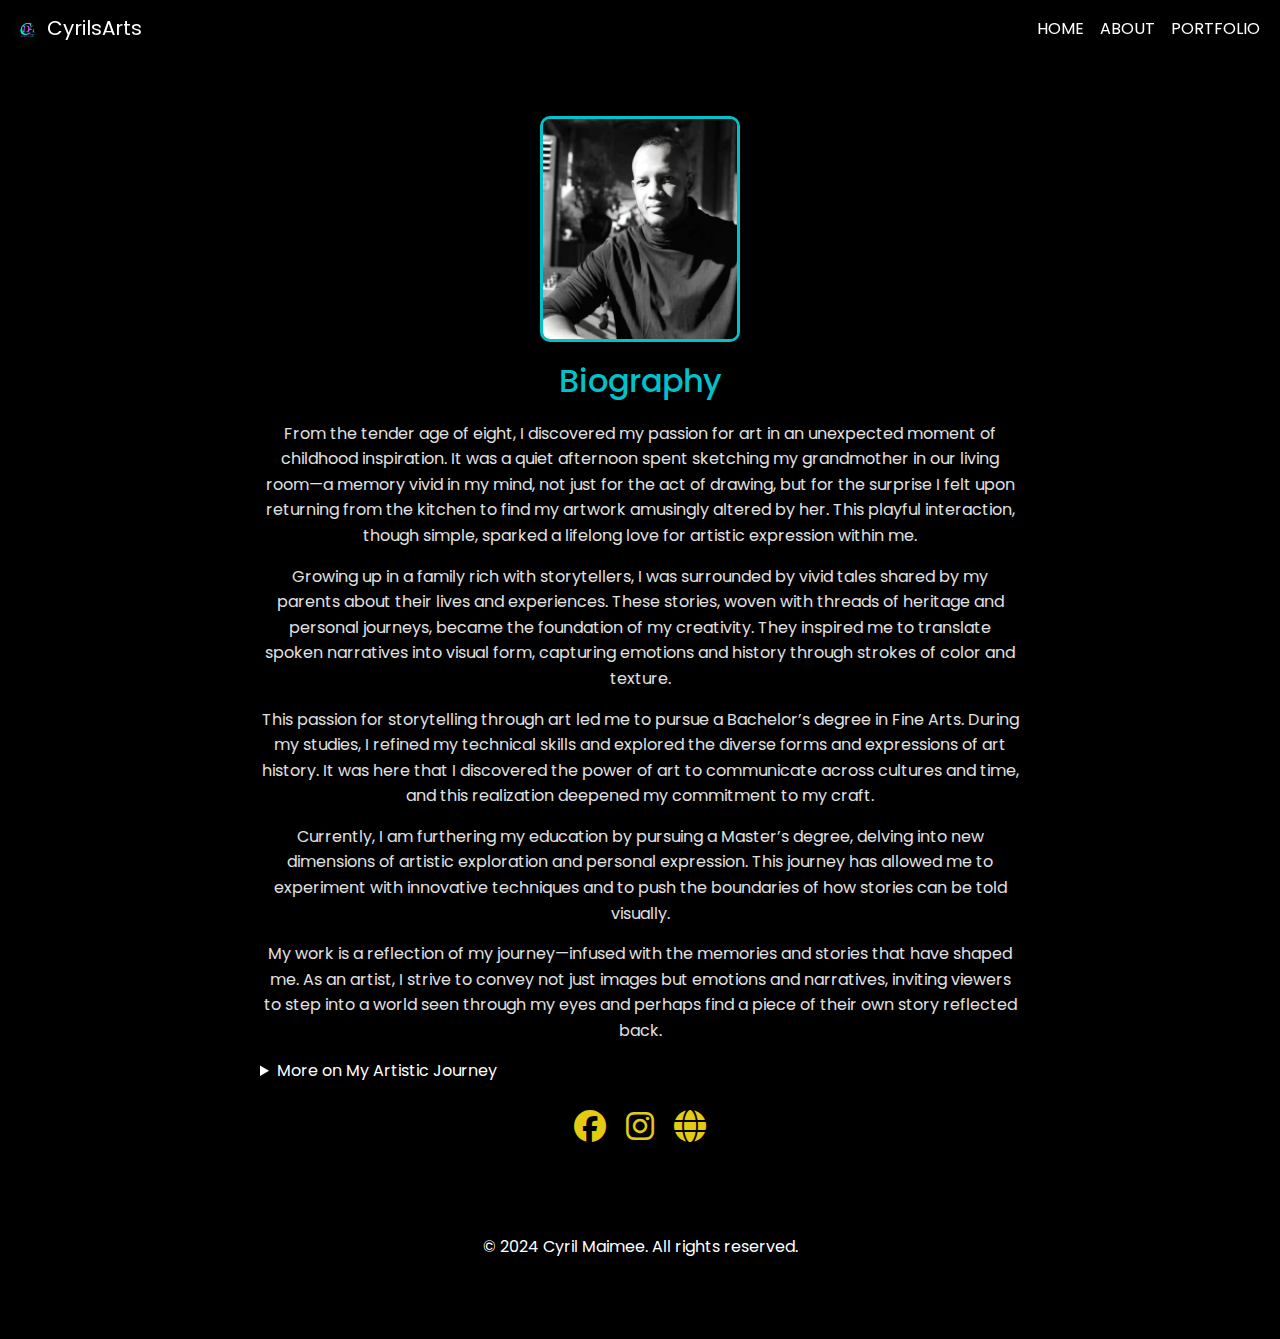
<file: about.html>
<!DOCTYPE html>
<html lang="en">
<head>
    <meta charset="UTF-8">
    <meta name="description" content="Cyril Maimee's portfolio showcasing his artistic journey.">
    <meta name="viewport" content="width=device-width, initial-scale=1.0">
    <title>Cyril Maimee - About</title>
    <link rel="stylesheet" href="https://cdnjs.cloudflare.com/ajax/libs/font-awesome/6.4.0/css/all.min.css" crossorigin="anonymous" referrerpolicy="no-referrer" />
    <link href="https://cdn.jsdelivr.net/npm/bootstrap@5.3.3/dist/css/bootstrap.min.css" rel="stylesheet">
    <link href="https://fonts.googleapis.com/css2?family=Poppins:wght@400;500;600&display=swap" rel="stylesheet">
    <link rel="stylesheet" href="CSS/about.css">
</head>
<body>
    <!-- Navbar -->
    <nav class="navbar navbar-expand-lg navbar-dark">
        <div class="container-fluid">
            <a class="navbar-brand" href="#">
                <img src="Image/img12.png" alt="User Avatar" class="rounded-circle" style="width: 30px; height: 30px;">
                CyrilsArts
            </a>
            <button class="navbar-toggler" type="button" data-bs-toggle="collapse" data-bs-target="#navbarNav" aria-controls="navbarNav" aria-expanded="false" aria-label="Toggle navigation">
                <span class="navbar-toggler-icon"></span>
            </button>
            <div class="collapse navbar-collapse" id="navbarNav">
                <ul class="navbar-nav ms-auto">
                    <li class="nav-item"><a class="nav-link active" href="index.html">Home</a></li>
                    <li class="nav-item"><a class="nav-link" href="about.html">About</a></li>
                    <li class="nav-item"><a class="nav-link" href="portfolio.html">Portfolio</a></li>
                </ul>
            </div>
        </div>
    </nav>

     <!-- About Section -->
     <section class="container py-5">
        <section class="container py-5 biography-section">
            <img src="Image/img13.webp" alt="Artist Portrait" class="artist-portrait">
            <!-- Biography content here -->
        <h2>Biography</h2>
        <p>
            From the tender age of eight, I discovered my passion for art in an unexpected moment of childhood inspiration. It was a quiet afternoon spent sketching my grandmother in our living room—a memory vivid in my mind, not just for the act of drawing, but for the surprise I felt upon returning from the kitchen to find my artwork amusingly altered by her. This playful interaction, though simple, sparked a lifelong love for artistic expression within me.
        </p>
        
        <p>
            Growing up in a family rich with storytellers, I was surrounded by vivid tales shared by my parents about their lives and experiences. These stories, woven with threads of heritage and personal journeys, became the foundation of my creativity. They inspired me to translate spoken narratives into visual form, capturing emotions and history through strokes of color and texture.
        </p>
        
        <p>
            This passion for storytelling through art led me to pursue a Bachelor’s degree in Fine Arts. During my studies, I refined my technical skills and explored the diverse forms and expressions of art history. It was here that I discovered the power of art to communicate across cultures and time, and this realization deepened my commitment to my craft.
        </p>
        
        <p>
            Currently, I am furthering my education by pursuing a Master’s degree, delving into new dimensions of artistic exploration and personal expression. This journey has allowed me to experiment with innovative techniques and to push the boundaries of how stories can be told visually.
        </p>
        
        <p>
            My work is a reflection of my journey—infused with the memories and stories that have shaped me. As an artist, I strive to convey not just images but emotions and narratives, inviting viewers to step into a world seen through my eyes and perhaps find a piece of their own story reflected back.
        </p>
        <details>
            <summary>More on My Artistic Journey</summary>
            <!-- Add more sections with additional information -->
            <section>
                <h2>Inspiration</h2>
                <p>Throughout my career, my work has been deeply inspired by various influences, from the works of William Turner to the rich stories of my heritage. While studying in China, my art reflects a journey of cultural discovery, with a particular focus on Seychelles’ history, its traditions, and the stories of my family. My approach to painting is rooted in storytelling, capturing the essence of these narratives through the medium of oil painting.</p>
            </section>
        
            <section>
                <h2>Exhibitions</h2>
                <p>I have had the privilege of exhibiting my work in various cities in China and Antwerp, each offering an opportunity to connect with a wider audience and share my artistic journey. Here are some highlights:</p>
                <ul>
                    <li>Collab Exhibition in Hangzhou (2016)</li>
                    <li>Group Exhibition in Lushan (2023)</li>
                    <li>Collab Exhibition in Antwerp (2024)</li>
                    <li>Collab Exhibition in Beijing (2024)</li>
                </ul>
            </section>
        
            <section>
                <h2>Future Projects</h2>
                <p>Looking ahead, I plan to explore new mediums, including digital art, and collaborate with other artists to create a multi-disciplinary exhibition.</p>
            </section>
        </details>

            <!-- Social Media Icons -->
<div class="social-icons">
    <a href="https://www.facebook.com/cyril.michel.31337/" target="_blank" class="social-icon">
        <i class="fa-brands fa-facebook"></i>
    </a>
    <a href="https://www.instagram.com/cyrils.design/" target="_blank" class="social-icon">
        <i class="fa-brands fa-instagram"></i>
    </a>
    <a href="https://www.redbubble.com/people/CyrilsDesigns/shop?asc=u" target="_blank" class="social-icon">
        <i class="fa-solid fa-globe"></i>
    </a>
</div>
</section>

    <!-- Footer -->
    <footer class="text-center">
        <p>© 2024 Cyril Maimee. All rights reserved.</p>
    </footer>

    <!-- Scripts -->
    <script src="https://cdn.jsdelivr.net/npm/bootstrap@5.3.3/dist/js/bootstrap.bundle.min.js"></script>
    <script src="JS/java.js"></script> <!-- Link to your local JS file -->
</body>
</html>
</file>
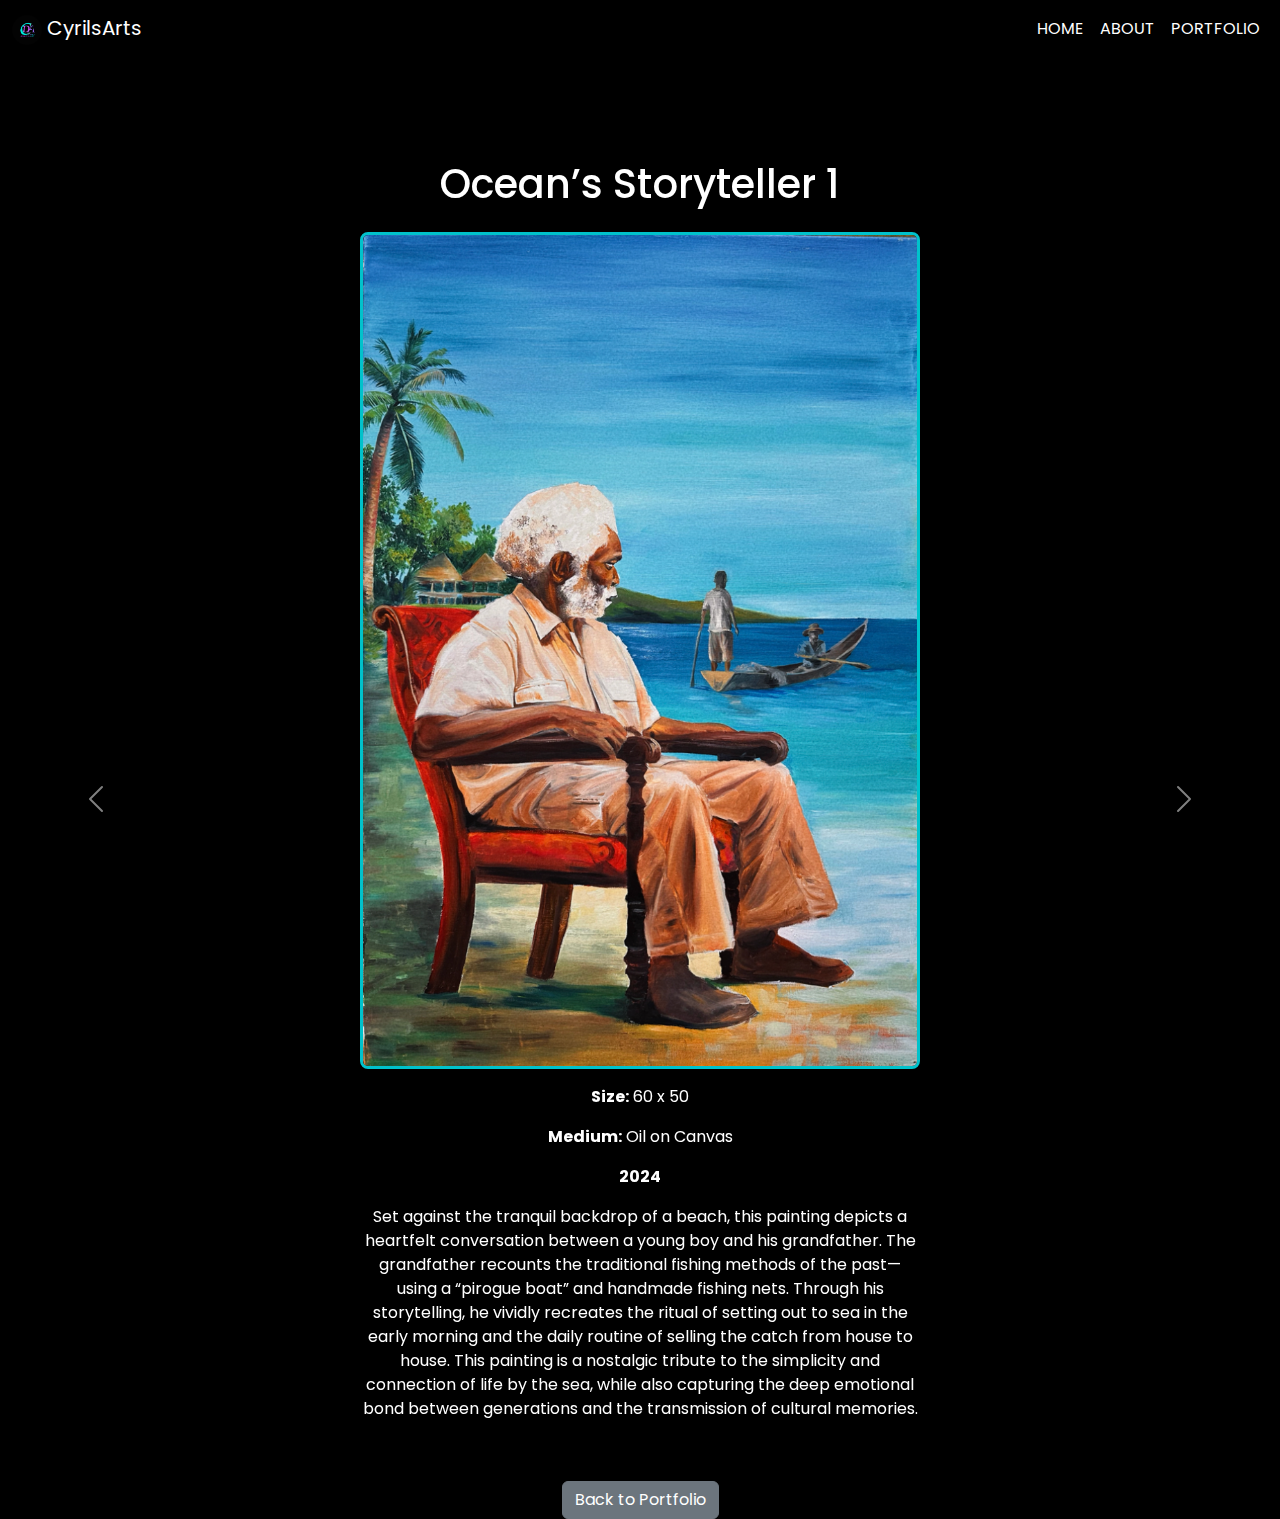
<file: single page art card.html>
<!DOCTYPE html>
<html lang="en">
<head>
    <meta charset="UTF-8">
    <meta name="viewport" content="width=device-width, initial-scale=1.0">
    <title>Slider with Thumbnails</title>
    <link href="https://cdn.jsdelivr.net/npm/bootstrap@5.3.3/dist/css/bootstrap.min.css" rel="stylesheet">
    <link href="https://fonts.googleapis.com/css2?family=Poppins:wght@400;500;600&display=swap" rel="stylesheet">
    <link rel="stylesheet" href="CSS/artwork details.css">
</head>
<body>
    
    <!-- Navbar -->
    <nav class="navbar navbar-expand-lg navbar-dark">
        <div class="container-fluid">
            <a class="navbar-brand" href="#">
                <img src="Image/img12.png" alt="User Avatar" class="rounded-circle" style="width: 30px; height: 30px;">
                CyrilsArts
            </a>
            <button class="navbar-toggler" type="button" data-bs-toggle="collapse" data-bs-target="#navbarNav" aria-controls="navbarNav" aria-expanded="false" aria-label="Toggle navigation">
                <span class="navbar-toggler-icon"></span>
            </button>
            <div class="collapse navbar-collapse" id="navbarNav">
                <ul class="navbar-nav ms-auto">
                    <li class="nav-item"><a class="nav-link active" href="index.html">Home</a></li>
                    <li class="nav-item"><a class="nav-link" href="about.html">About</a></li>
                    <li class="nav-item"><a class="nav-link" href="portfolio.html">Portfolio</a></li>
                </ul>
            </div>
        </div>
    </nav>  
<!-- Navbar Ends -->

    <!-- Artwork Carousel -->
    <div id="artworkCarousel" class="carousel slide text-center" data-bs-ride="carousel">
        <div class="carousel-inner">
            <!-- Artwork 1 -->
            <div class="carousel-item active">
                <div class="art-card">
                    <h1>Ocean’s Storyteller 1</h1>
                    <img src="Image/img1.webp" class="img-fluid my-3 art-image" alt="Ocean’s Storyteller">
                    <p><strong>Size:</strong> 60 x 50</p>
                    <p><strong>Medium:</strong> Oil on Canvas</p>
                    <p><strong>2024</strong></p>
                    <p>Set against the tranquil backdrop of a beach, this painting depicts a heartfelt conversation between a young boy and his grandfather. The grandfather recounts the traditional fishing methods of the past—using a “pirogue boat” and handmade fishing nets. Through his storytelling, he vividly recreates the ritual of setting out to sea in the early morning and the daily routine of selling the catch from house to house. This painting is a nostalgic tribute to the simplicity and connection of life by the sea, while also capturing the deep emotional bond between generations and the transmission of cultural memories.</p>
                </div>
            </div>

            <!-- Artwork 2 -->
            <div class="carousel-item">
                <div class="art-card">
                    <h1>Ocean’s Storyteller 2</h1>
                    <img src="Image/img2.webp" class="img-fluid my-3 art-image" alt="Sunset Landscape">
                    <p><strong>Size:</strong> 60 x 50</p>
                    <p><strong>Medium:</strong> Oil on Canvas</p>
                    <p><strong>2024</strong></p>
                    <p>
                        This is a two-piece work. Set against the tranquil backdrop of a beach, this painting depicts a heartfelt conversation between a young boy and his grandfather. The grandfather recounts the traditional fishing methods of the past—using a ‘pirogue boat’ and handmade fishing nets. Through his storytelling, he vividly recreates the ritual of setting out to sea in the early morning and the daily routine of selling the catch from house to house. This painting is a nostalgic tribute to the simplicity and connection of life by the sea, while also capturing the deep emotional bond between generations and the transmission of cultural memories.
                    </p>
                </div>
            </div>

            <!-- Artwork 3 -->
            <div class="carousel-item">
                <div class="art-card">
                    <h1>Embracing Changes, Shaping Dreams 3</h1>
                    <img src="Image/img3.webp" class="img-fluid my-3 art-image" alt="Embracing Changes">
                    <p><strong>Size:</strong> 120 x 60</p>
                    <p><strong>Medium:</strong> Oil on Canvas</p>
                    <p><strong>2024</strong></p>
                    <p>This is the third piece in a series of works that holds deep personal meaning for me. It includes a series of three paintings centered around my adopted father. In these precious moments at home, I remember him telling me his stories while relaxing outdoors with us after a day of household chores. During these times, he would share heartfelt stories, warming our nights and making these moments truly unforgettable.</p>
                    <p>The series further explores his life, depicting scenes of him creating prosthetics in his workshop. These works reflect the stories he shared with me about losing his legs, his time in the military, the dreams he once had for the future, and his resilient attitude toward life after the loss. Together, these pieces pay tribute to his strength, dreams, past, and his journey toward acceptance</p>
                </div>
            </div>

        <!-- Artwork 4 -->
        <div class="carousel-item">
            <div class="art-card">
                <h1>The Aldabra Dragon:</h1>
                <h1>Where Myth Meets Reality</h1>
                <img src="Image/img4.webp" class="img-fluid my-3 art-image" alt="Embracing Changes">
                <p><strong>Size:</strong> 60 x 40</p>
                <p><strong>Medium:</strong> Oil on Canvas</p>
                <p><strong>2024</strong></p>
                <p>
                    This painting imagines a mythical transformation of the Aldabra Islands through the arrival of a Chinese dragon, crafted for a competition that invited artists to envision such a dragon in their own country. My creation encircles the Aldabra atoll with the majestic dragon, intertwining it with key symbols of the islands’ heritage. Prominently featured are the iconic giant tortoises, symbolizing longevity and resilience. Adding a touch of historical allure, a pirate ship sails on the horizon, conjuring images of seafaring legends and past exploits. Below the translucent waters, the outline of the atoll is visible, blending the island’s underwater mystique with its surface narrative. This artwork merges myth with the rich natural and historical tapestry of Aldabra, creating a captivating visual story.
                </p>
            </div>
        </div>

    <!-- Artwork 5 -->
    <div class="carousel-item">
        <div class="art-card">
            <h1>Ladies</h1>
            <img src="Image/img5.webp" class="img-fluid my-3 art-image" alt="Embracing Changes">
            <p><strong>Size:</strong> 190 x 160</p>
            <p><strong>Medium:</strong> Oil on Canvas</p>
            <p><strong>2023</strong></p>
            <p>
                This composition captures three women in a graceful pose, each highlighted by a distinct and vibrant color scheme of blue, green, and orange-red, which harmoniously blends to enhance the visual appeal of the piece. In the background, an assortment of picture frames adds layers of depth and intrigue, enriching the overall setting. This thoughtful use of color and decor creates a striking, cohesive tableau that invites viewers to explore the subtle interplay of unity and individuality.
            </p>
        </div>
    </div>

        <!-- Carousel Controls -->
        <button class="carousel-control-prev" type="button" data-bs-target="#artworkCarousel" data-bs-slide="prev">
            <span class="carousel-control-prev-icon"></span>
        </button>
        <button class="carousel-control-next" type="button" data-bs-target="#artworkCarousel" data-bs-slide="next">
            <span class="carousel-control-next-icon"></span>
        </button>
    </div>

    <!-- Back Button -->
    <div class="text-center mt-4">
        <a href="index.html" class="btn btn-secondary">Back to Portfolio</a>
    </div>

    <!-- Bootstrap Script -->
    <script src="https://cdn.jsdelivr.net/npm/bootstrap@5.3.3/dist/js/bootstrap.bundle.min.js"></script>

</body>
</html>
</file>
<file: CSS/about.css>
:root {
    --primary-color: #00C2CB; 
    --secondary-color: #6200EA; 
    --accent-color: #FF007F; 
    --text-color: #FFFFFF; 
    --background-color: #000000; 
}

body, html {
    height: 100%;
    margin: 0;
    padding: 0;
    font-family: 'Poppins', sans-serif;
    color: var(--text-color);
    background-color: var(--background-color);
}

.navbar {
    background-color: transparent;
    position: fixed;
    top: 0;
    width: 100%;
    z-index: 1000;
}

.navbar .nav-link {
    color: var(--text-color); /* Default white text */
    text-transform: uppercase; /* Optional: Makes the text uppercase */
    padding: 5px 10px;
    transition: color 0.3s ease, background-color 0.3s ease, border-radius 0.3s ease;
    border-radius: 5px; /* Optional: Add rounded corners on hover */
}

.navbar .nav-link:hover {
    color: var(--primary-color); /* Highlight color on hover */
    background-color: rgba(255, 255, 255, 0.1); /* Light transparent background */
}

body {
    font-family: 'Poppins', sans-serif;
    margin: 0;
    padding: 0;
    background-color: var(--background-color);
    color: var(--text-color);
}

/* Styling for the artist portrait image */
.artist-portrait {
    display: block; /* Ensures the image is block-level */
    max-width: 200px; /* Adjust the thumbnail width */
    height: auto; /* Maintain aspect ratio */
    width: 200px;
    border-radius: 10px; /* Add rounded corners */
    box-shadow: 0 4px 8px rgba(0, 0, 0, 0.2); /* Optional: Add shadow */
    margin: 0 auto 20px; /* Center the image and add bottom margin */
    border: 3px solid var(--primary-color); /* Optional: Add border */
    object-fit: cover; /* Ensures the image fits neatly */
}

/* Add some spacing and alignment for the biography section */
.biography-section {
    text-align: center; /* Centers all text */
    margin: 20px auto;
    max-width: 800px;
    padding: 20px;
    background-color: rgba(0, 0, 0, 0.8); /* Optional: Semi-transparent background */
    border-radius: 10px;
}

.biography-section h2 {
    margin-bottom: 20px;
    color: var(--primary-color); /* Highlight the title */
}

.biography-section p {
    line-height: 1.6;
    margin-bottom: 15px;
    color: #e1e1e1; /* Slightly brighter text */
}

details {
    margin-top: 10px;
    text-align: left; /* Aligns the "More on My Artistic Journey" text */

}
.title {
    text-align: center; /* Centers the title */
    color: var(--primary-color); /* Set title color to your primary color */
    font-size: 2.5em; /* Adjust the font size as desired */
    margin-top: 20px;
}

/* Masonry Grid Layout */
.masonry-grid {
    display: grid;
    grid-template-columns: repeat(auto-fill, minmax(150px, 1fr)); /* Smaller column size */
    grid-auto-rows: 150px; /* Smaller row size */
    gap: 10px; /* Reduced gap for better spacing */
    padding: 20px;
}

.grid-item {
    position: relative;
    overflow: hidden;
    border-radius: 8px; /* Rounded corners */
}

.grid-item img {
    width: 100%;
    height: 100%;
    object-fit: cover;
    display: block;
    transition: transform 0.3s ease, box-shadow 0.3s ease;
}

.grid-item img:hover {
    transform: scale(1.1); /* Slight zoom effect */
    box-shadow: 0 4px 8px rgba(0, 0, 0, 0.5); /* Shadow effect */
}

/* Custom sizes for tall and wide items */
.grid-item.tall {
    grid-row: span 2; /* Tall items span 2 rows */
}

.grid-item.wide {
    grid-column: span 2; /* Wide items span 2 columns */
}

/* Social Icons Container */
.social-icons {
    display: flex;
    justify-content: center;
    gap: 20px;
    margin-top: 20px;
}

/* Individual Social Icon */
.social-icon {
    font-size: 2em;
    color: #e3cb11;
    text-decoration: none;
    transition: color 0.3s ease, transform 0.3s ease;
}

/* Hover Effects */
.social-icon:hover {
    color: #00C2CB; /* Change to your desired hover color */
    transform: scale(1.1);
    transition: transform 0.3s ease, color 0.3s ease;
}

/* Mobile */
@media (max-width: 768px) {
    .carousel-thumbnails {
          /* Allow thumbnails to wrap on mobile */
        justify-content: center;  /* Center the thumbnails */
    }
    .thumbnail {
        width: 200px;
        height: 250px;
    }

    .carousel-thumbnails {
        bottom: 90px;
    }
}

/* Tablet */
@media (min-width: 768px) and (max-width: 1024px) {
    .thumbnail {
        width: 250px;
        height: 300px;
    }

    .carousel-thumbnails {
        bottom: 110px;
    }
}

/* Large Screens */
@media (min-width: 1024px) {
    .thumbnail {
        width: 300px;
        height: 350px;
    }

    .carousel-thumbnails {
        bottom: 140px;
    }
}

/* Footer */
footer {
    padding: 1rem;
    background-color: transparent;
    color: var(--text-color);
    text-align: center;
    margin-top: 20px;
}
</file>
<file: CSS/artwork details.css>
:root {
    --primary-color: #00C2CB;
    --secondary-color: #6200EA;
    --accent-color: #FF007F;
    --text-color: #FFFFFF;
    --background-color: #000000;
}

body, html {
    height: 100%;
    margin: 0;
    padding: 0;
    font-family: 'Poppins', sans-serif;
    color: var(--text-color);
    background-color: var(--background-color);
    padding-top: 70px;
}

.navbar {
    background-color: transparent;
    position: absolute;
    top: 0;
    width: 100%;
    z-index: 1000;
}

.navbar .nav-link {
    color: var(--text-color);
    text-transform: uppercase; /* Optional: Makes the text uppercase */
    padding: 5px 10px;
    transition: color 0.3s ease, background-color 0.3s ease, border-radius 0.3s ease;
    border-radius: 5px; /* Optional: Add rounded corners on hover */
}

.navbar .nav-link:hover {
    color: var(--primary-color); /* Highlight color on hover */
    background-color: rgba(255, 255, 255, 0.1); /* Light transparent background */
}

/* Art Card Styling */
.art-card {
    background-color: rgba(0, 0, 0, 0.8); /* Semi-transparent background */
    border-radius: 10px;
    padding: 20px;
    text-align: center;
    max-width: 600px;
    margin: 0 auto; /* Center the art card */
    box-shadow: 0px 4px 10px rgba(0, 0, 0, 0.5);
}

/* Artwork Image Styling */
.art-image {
    max-width: 100%;
    height: auto;
    border-radius: 8px;
    box-shadow: 0px 4px 10px rgba(0, 0, 0, 0.3);
    border: 3px solid var(--primary-color);
}

/* Carousel Caption Styling */
.carousel-caption {
    position: relative;
    background-color: rgba(0, 0, 0, 0.6); /* Semi-transparent background */
    padding: 20px;
    border-radius: 10px;
    text-align: center;
    box-shadow: 0 4px 10px rgba(0, 0, 0, 0.3);
    animation: fadeInText 1.5s ease-in-out forwards;
    animation-delay: 2s;
}

/* Media Query for Small Screens */
@media (max-width: 768px) {
    /* Reduce the size of the artwork and art card */
    .carousel-item {
        height: auto; /* Allow height to adjust based on content */
    }

    .art-card {
        max-width: 400px; /* Reduce max width of the art card */
        padding: 10px; /* Reduce padding for smaller screens */
    }

    .art-image {
        max-width: 100%; /* Keep image width responsive */
        height: auto;
    }

    /* Reduce font size of the title and description */
    .carousel-caption h2 {
        font-size: 1.5em; /* Smaller title */
    }

    .carousel-caption p {
        font-size: 1em; /* Smaller description text */
    }

    /* Optionally, adjust the padding and margins for smaller screens */
    .carousel-caption {
        padding: 10px;
    }
}
</file>
